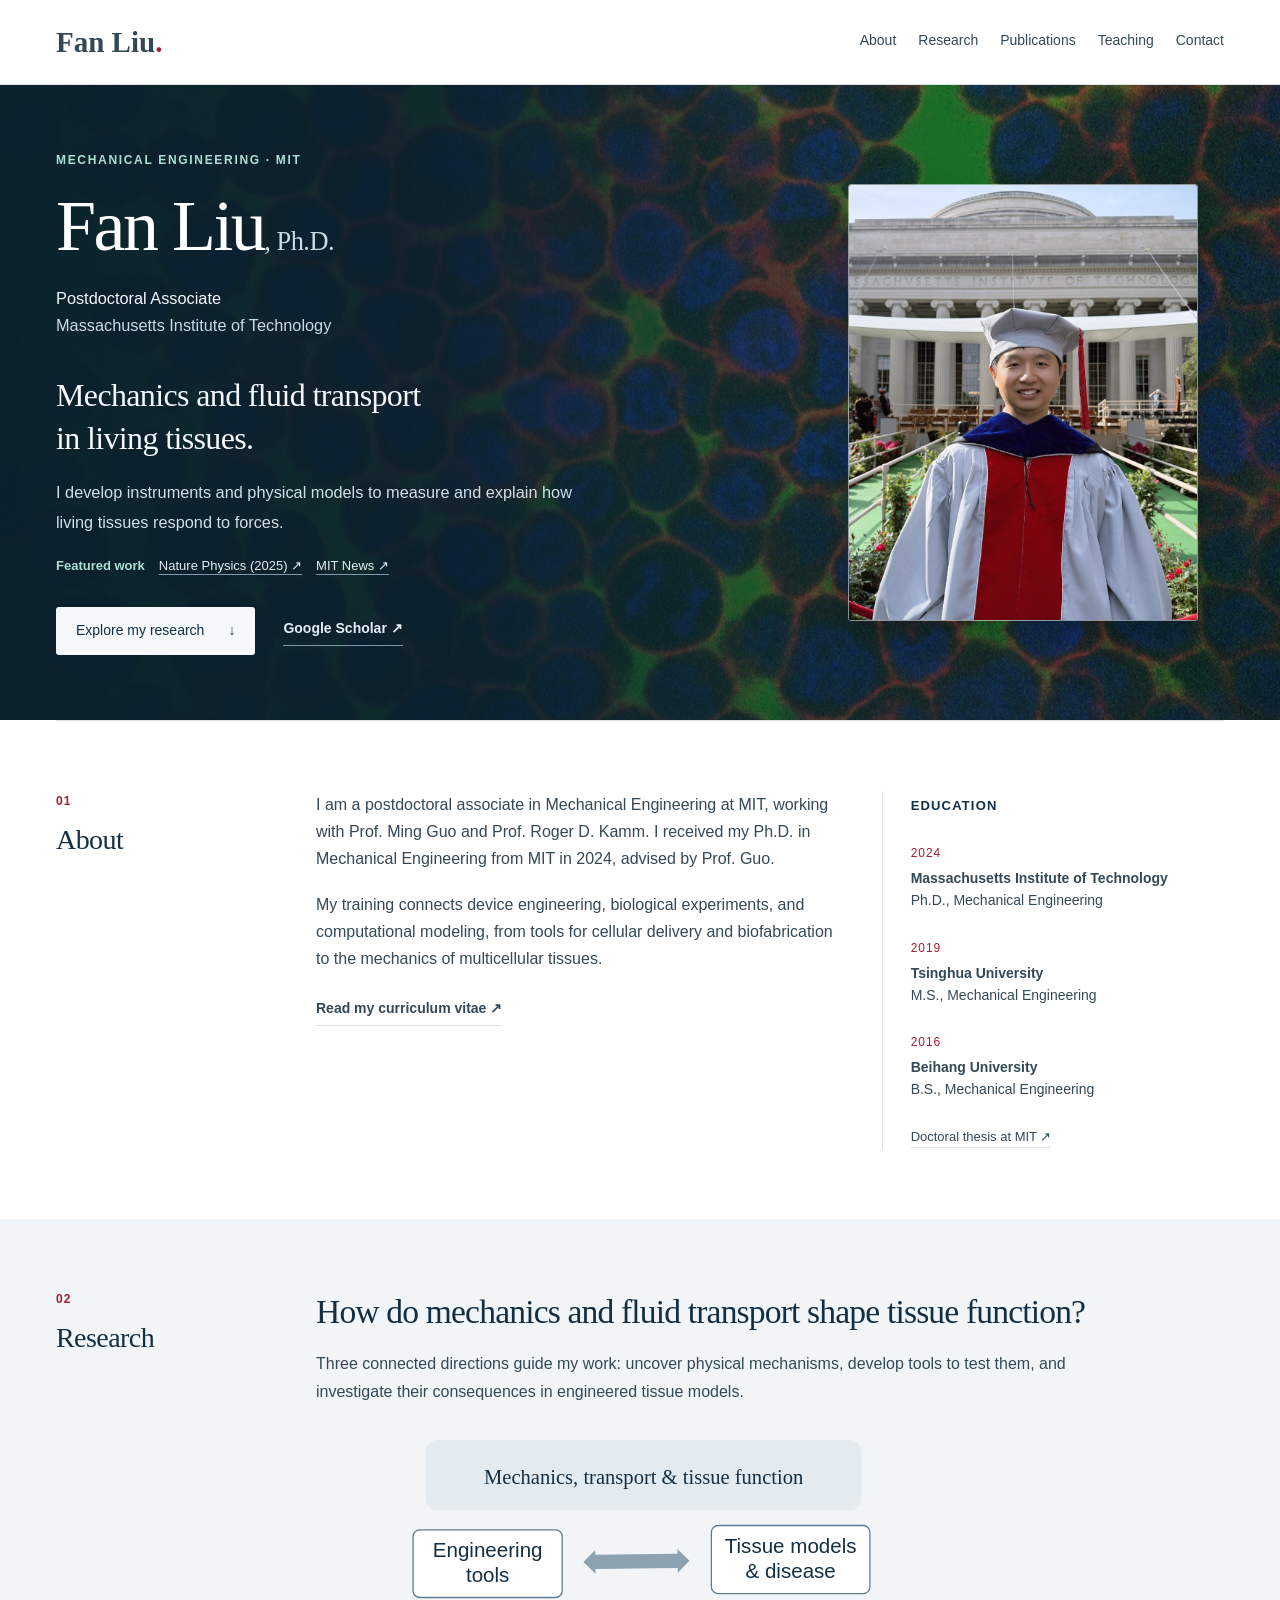
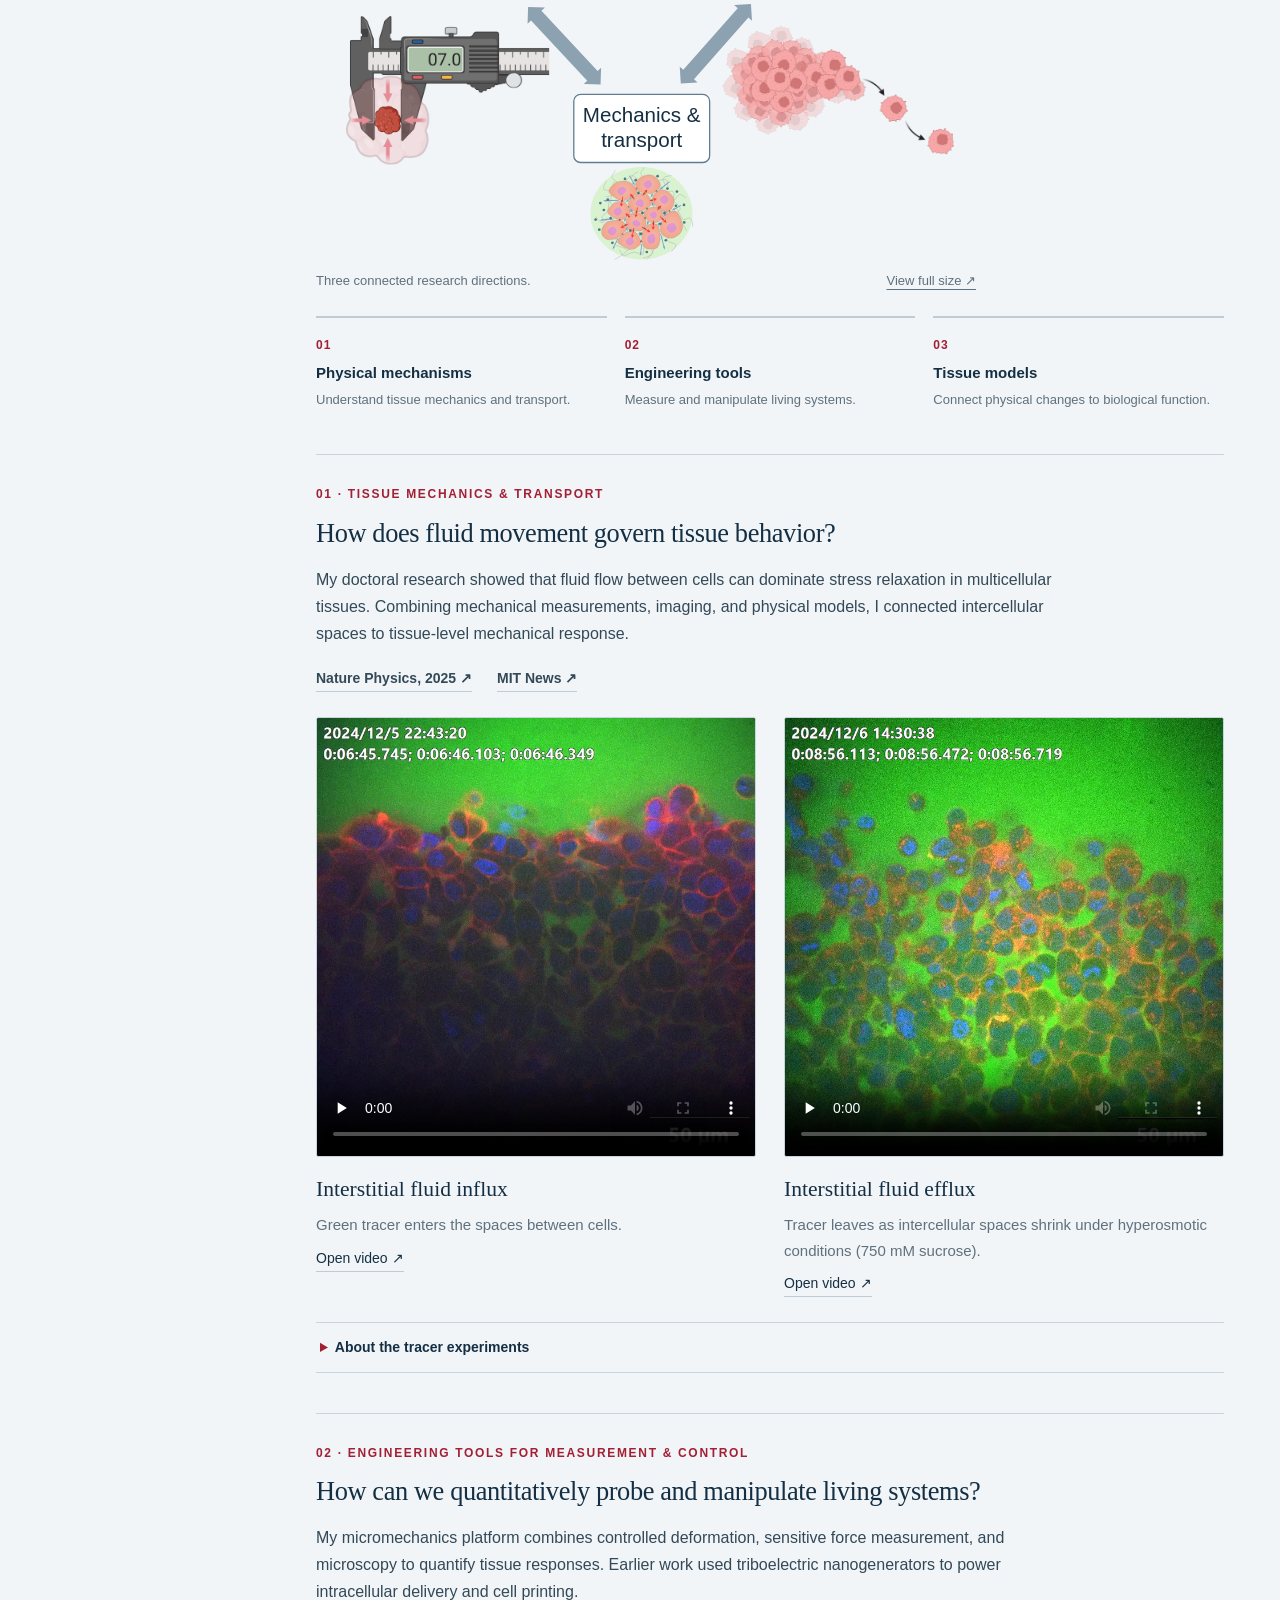
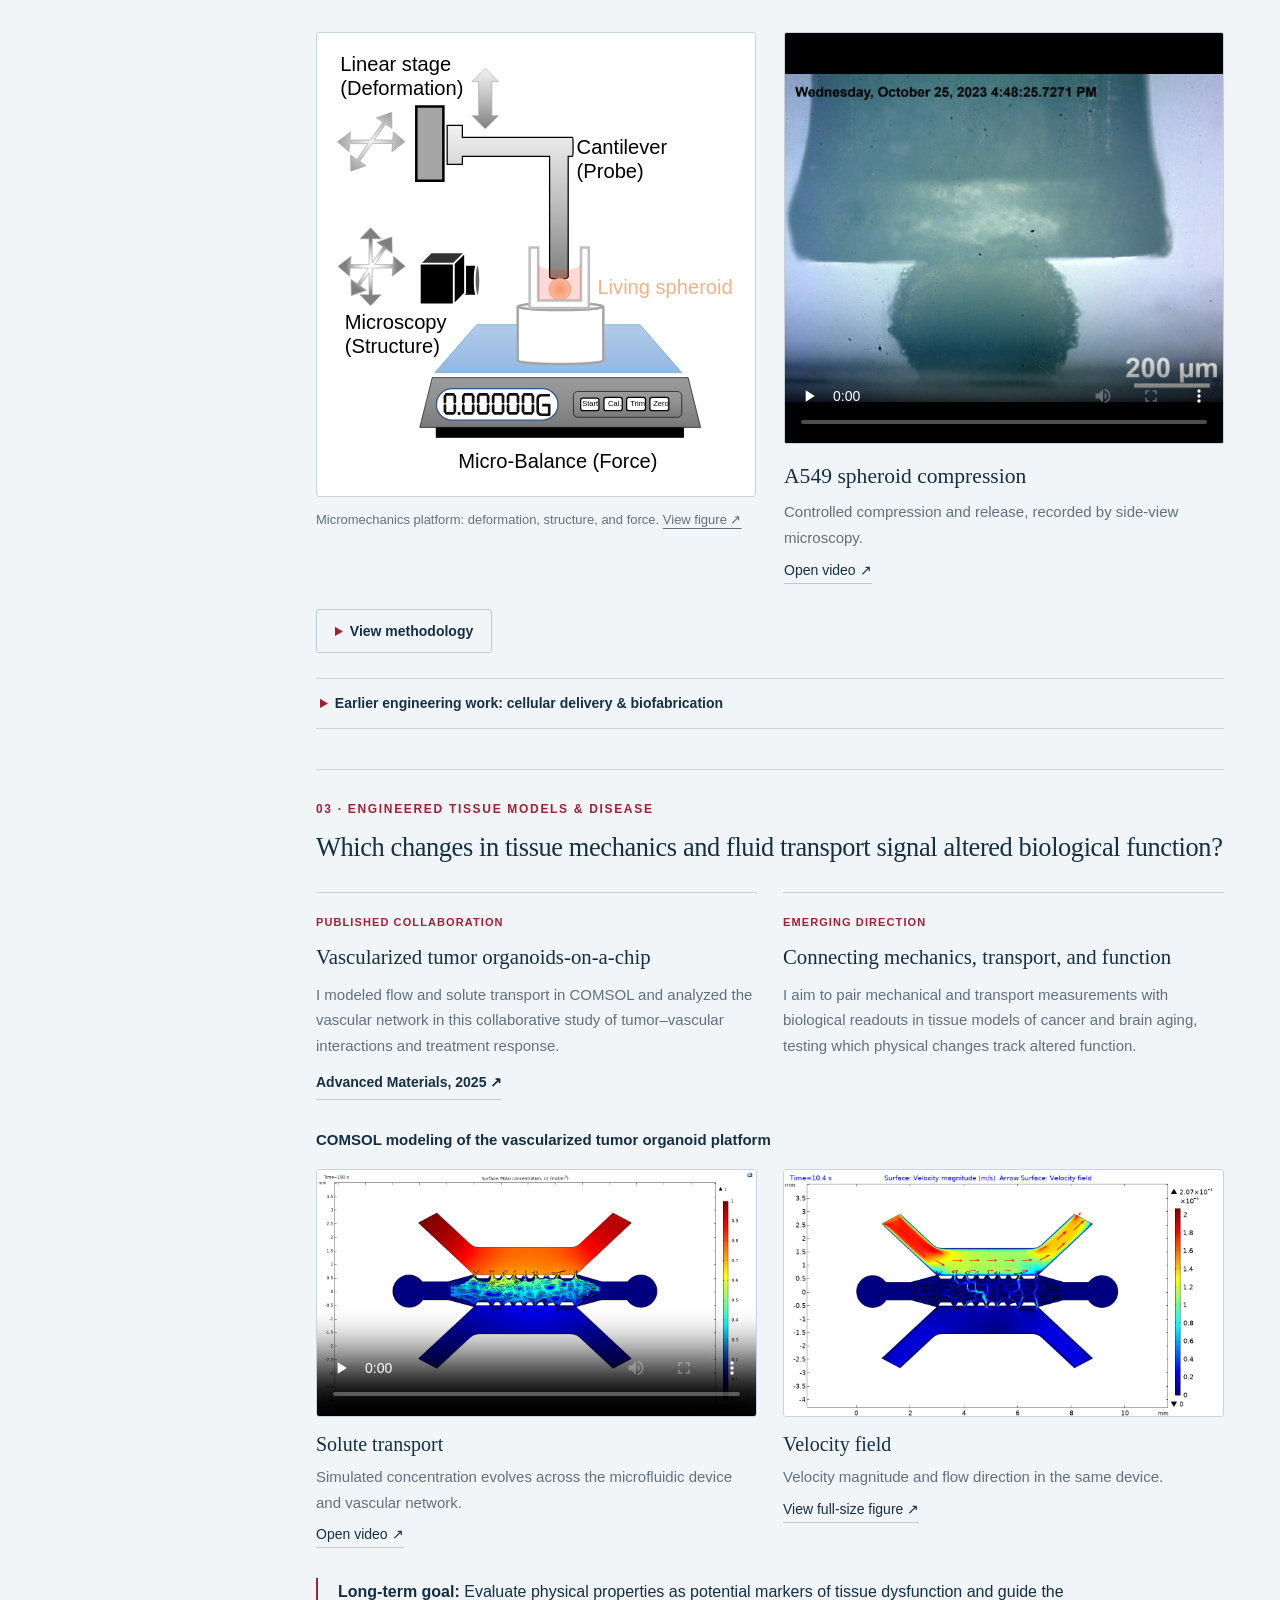
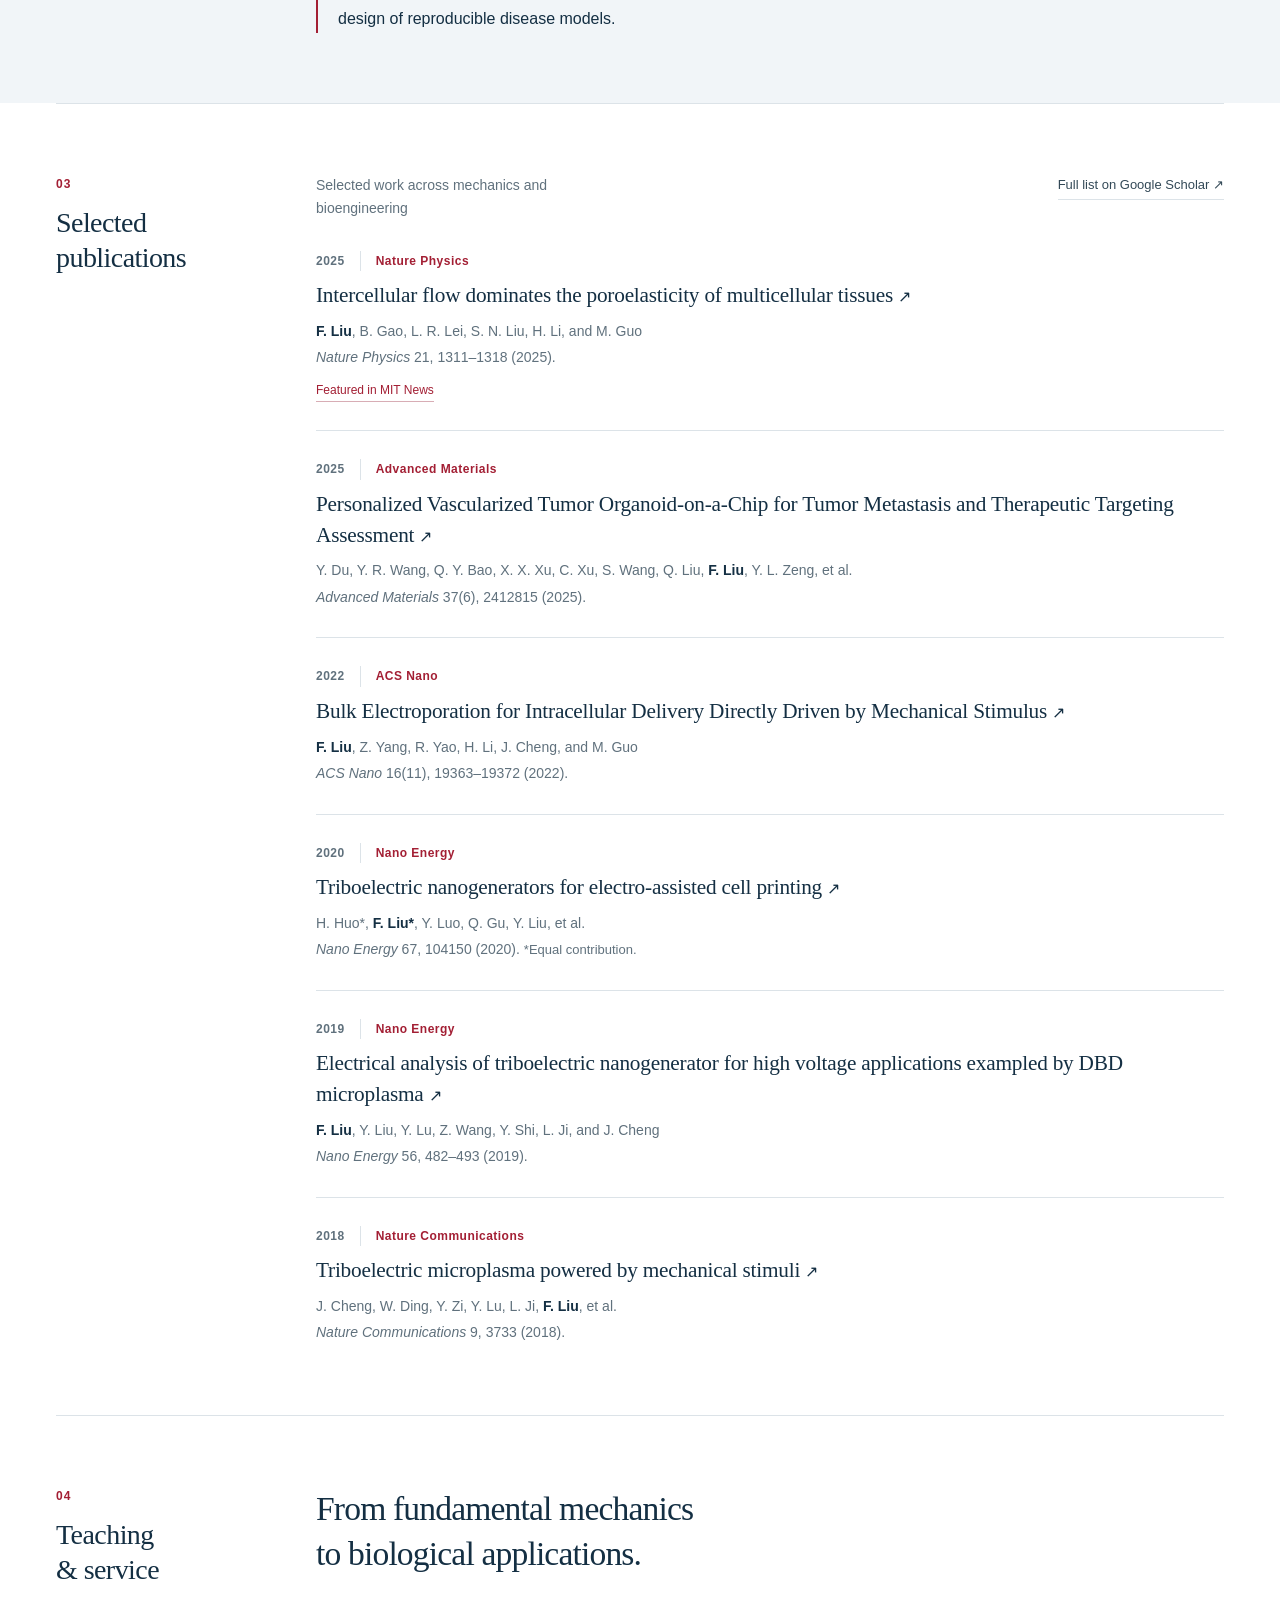
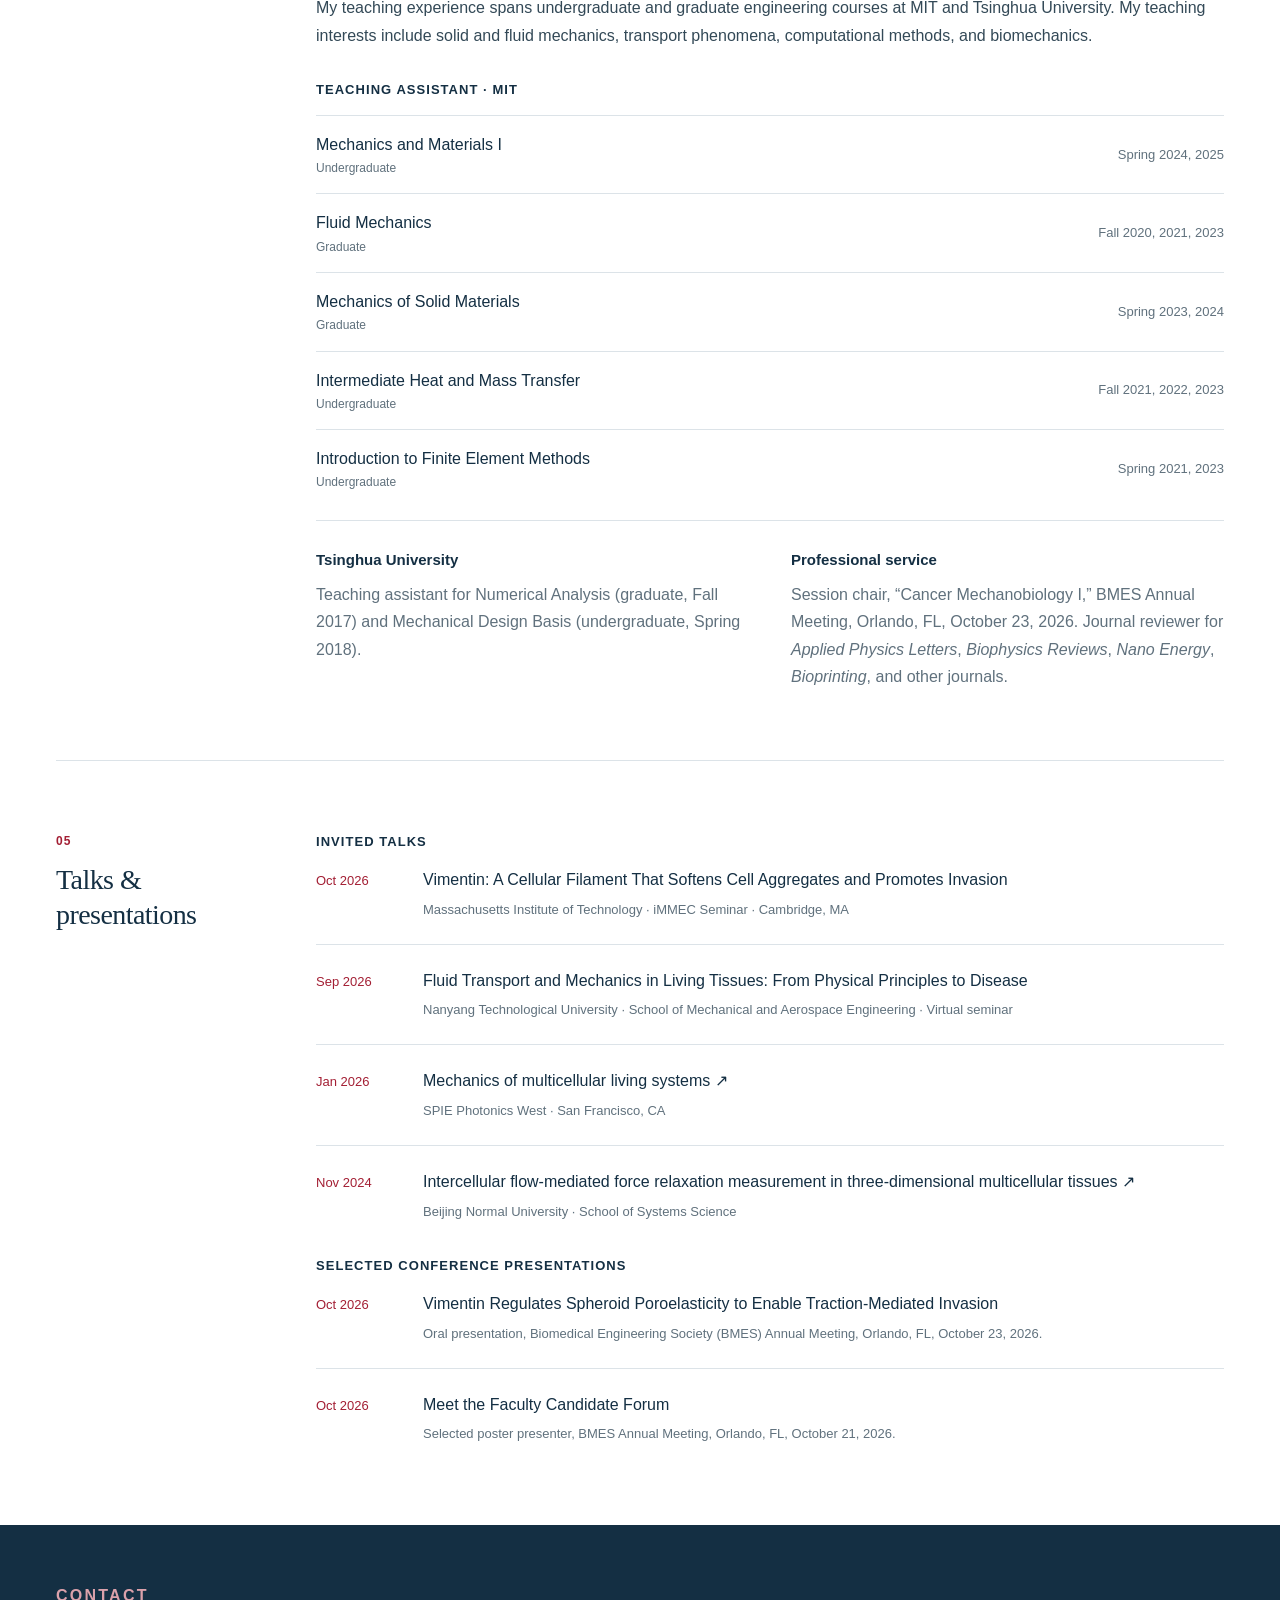
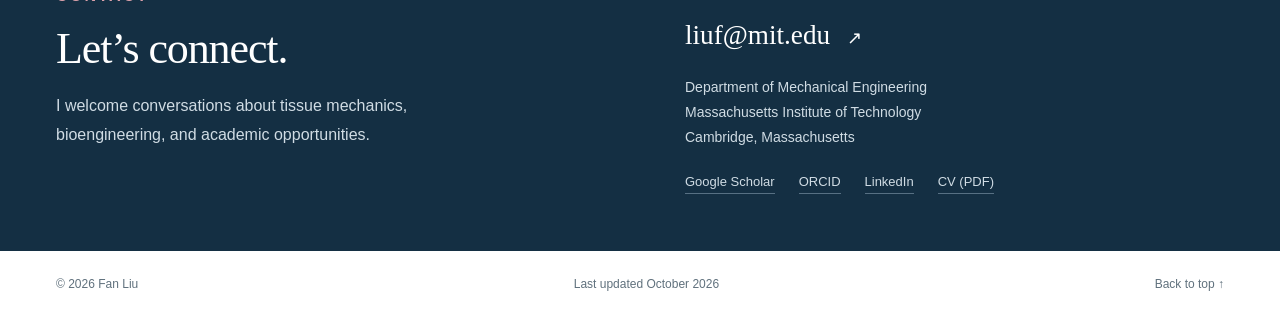
<file: long-page/index.html>
<!doctype html>
<html lang="en">
<head>
  <meta charset="utf-8">
  <meta name="viewport" content="width=device-width, initial-scale=1">
  <meta name="description" content="Fan Liu is an MIT postdoctoral researcher developing engineering tools, physical models, and tissue models to connect mechanics and fluid transport to biological function.">
  <link rel="canonical" href="https://liuf76.github.io/">
  <meta name="theme-color" content="#142f43">
  <title>Fan Liu | Tissue Mechanics &amp; Bioengineering</title>
  <link rel="icon" type="image/svg+xml" href="data:image/svg+xml,%3Csvg xmlns='http://www.w3.org/2000/svg' viewBox='0 0 64 64'%3E%3Crect width='64' height='64' rx='12' fill='%23142f43'/%3E%3Ctext x='32' y='43' text-anchor='middle' font-family='Georgia,serif' font-size='36' fill='white'%3EFL%3C/text%3E%3C/svg%3E">
  <link rel="stylesheet" href="styles.css?v=20261014-comsol">
  <script src="main.js?v=20260918-methodology" defer></script>
  <script data-goatcounter="https://fanliu.goatcounter.com/count" async src="https://gc.zgo.at/count.js"></script>
  <meta name="robots" content="noindex,follow">
</head>
<body>
  <a class="skip-link" href="#main">Skip to content</a>
  <header class="site-header">
    <div class="header-inner wrap">
      <a class="wordmark" href="#home" aria-label="Fan Liu, home">Fan Liu<span class="brand-dot">.</span></a>
      <button class="menu-toggle" aria-label="Open navigation" aria-expanded="false" aria-controls="primary-nav">Menu <span aria-hidden="true">☰</span></button>
      <nav id="primary-nav" aria-label="Main navigation">
        <a href="#about">About</a><a href="#research">Research</a><a href="#publications">Publications</a><a href="#teaching">Teaching</a><a href="#contact">Contact</a>
      </nav>
    </div>
  </header>
  <main id="main">
    <div class="hero-backdrop">
    <section id="home" class="hero wrap" aria-labelledby="hero-title">
      <div class="hero-copy">
        <p class="eyebrow">Mechanical engineering · MIT</p>
        <h1 id="hero-title">Fan Liu<span class="degree">, Ph.D.</span></h1>
        <p class="position">Postdoctoral Associate<br><span>Massachusetts Institute of Technology</span></p>
        <p class="hero-statement">Mechanics and fluid transport<br class="desktop-break"> in living tissues.</p>
        <p class="hero-intro">I develop instruments and physical models to measure and explain how living tissues respond to forces.</p>
        <p class="hero-highlight"><span>Featured work</span><a href="https://www.nature.com/articles/s41567-025-02947-0" target="_blank" rel="noopener">Nature Physics (2025) ↗</a><a href="https://news.mit.edu/2025/mit-engineers-uncover-surprising-reason-why-tissues-are-flexible-rigid-0620" target="_blank" rel="noopener">MIT News ↗</a></p>
        <div class="hero-links">
          <a class="button" href="#research">Explore my research <span aria-hidden="true">↓</span></a>
          <a class="text-link" href="https://scholar.google.com/citations?user=6DuzzI0AAAAJ&amp;hl=en" target="_blank" rel="noopener">Google Scholar <span aria-hidden="true">↗</span></a>
        </div>
      </div>
      <figure class="hero-portrait graduation-portrait">
        <img src="assets/fan-liu-graduation-hq.jpg?v=20260917-2951" width="1600" height="1200" alt="Fan Liu in doctoral regalia at MIT" fetchpriority="high" decoding="async">
      </figure>
    </section>
    </div>

    <section id="about" class="section wrap" aria-labelledby="about-title">
      <div class="section-label"><span class="section-number">01</span><h2 id="about-title">About</h2></div>
      <div class="about-grid section-content">
        <div class="prose">
          <p>I am a postdoctoral associate in Mechanical Engineering at MIT, working with Prof. Ming Guo and Prof. Roger D. Kamm. I received my Ph.D. in Mechanical Engineering from MIT in 2024, advised by Prof. Guo.</p>
          <p>My training connects device engineering, biological experiments, and computational modeling, from tools for cellular delivery and biofabrication to the mechanics of multicellular tissues.</p>
          <a class="text-link" href="assets/Fan_Liu_CV.pdf" target="_blank" rel="noopener">Read my curriculum vitae <span aria-hidden="true">↗</span><span class="sr-only"> (PDF, opens in new tab)</span></a>
        </div>
        <div class="education">
          <h3>Education</h3>
          <div><span class="edu-year">2024</span><p><strong>Massachusetts Institute of Technology</strong><br>Ph.D., Mechanical Engineering</p></div>
          <div><span class="edu-year">2019</span><p><strong>Tsinghua University</strong><br>M.S., Mechanical Engineering</p></div>
          <div><span class="edu-year">2016</span><p><strong>Beihang University</strong><br>B.S., Mechanical Engineering</p></div>
          <a class="small-link" href="https://hdl.handle.net/1721.1/164849" target="_blank" rel="noopener">Doctoral thesis at MIT <span aria-hidden="true">↗</span></a>
        </div>
      </div>
    </section>

    <section id="research" class="research-section" aria-labelledby="research-title">
      <div class="wrap section">
        <div class="section-label"><span class="section-number">02</span><h2 id="research-title">Research</h2></div>
        <div class="section-content">
          <p class="section-lead">How do mechanics and fluid transport shape tissue function?</p>
          <p class="research-goal">Three connected directions guide my work: uncover physical mechanisms, develop tools to test them, and investigate their consequences in engineered tissue models.</p>
          <figure class="research-overview">
            <a href="assets/research-overview.svg?v=20261014-illustrations" target="_blank" rel="noopener" aria-label="Open the full-size research overview schematic">
              <img src="assets/research-overview.svg?v=20261014-illustrations" width="1540" height="1022" loading="lazy" decoding="async" alt="Three connected research directions: engineering tools, mechanics and transport, and tissue models and disease. Bidirectional arrows show how these directions inform one another.">
            </a>
            <figcaption><span>Three connected research directions.</span><a href="assets/research-overview.svg?v=20261014-illustrations" target="_blank" rel="noopener">View full size ↗</a></figcaption>
          </figure>
          <ol class="research-map" aria-label="Three connected research directions">
            <li><a href="#tissue-mechanics"><span class="map-number">01</span><strong>Physical mechanisms</strong><span class="map-description">Understand tissue mechanics and transport.</span></a></li>
            <li><a href="#platform"><span class="map-number">02</span><strong>Engineering tools</strong><span class="map-description">Measure and manipulate living systems.</span></a></li>
            <li><a href="#tissue-models"><span class="map-number">03</span><strong>Tissue models</strong><span class="map-description">Connect physical changes to biological function.</span></a></li>
          </ol>

          <article id="tissue-mechanics" class="research-topic" aria-labelledby="mechanics-title">
            <p class="eyebrow">01 · Tissue mechanics &amp; transport</p>
            <h3 id="mechanics-title">How does fluid movement govern tissue behavior?</h3>
            <p>My doctoral research showed that fluid flow between cells can dominate stress relaxation in multicellular tissues. Combining mechanical measurements, imaging, and physical models, I connected intercellular spaces to tissue-level mechanical response.</p>
            <div class="inline-links"><a href="https://www.nature.com/articles/s41567-025-02947-0" target="_blank" rel="noopener">Nature Physics, 2025 ↗</a><a href="https://news.mit.edu/2025/mit-engineers-uncover-surprising-reason-why-tissues-are-flexible-rigid-0620" target="_blank" rel="noopener">MIT News ↗</a></div>
            <div class="flow-video-grid">
              <figure class="video-figure">
                <video controls playsinline preload="none" poster="assets/fluid-influx-poster.jpg" width="1024" height="1024" aria-label="Interstitial fluid influx" aria-describedby="influx-caption">
                  <source src="assets/fluid-influx.mp4?v=20260916-media" type="video/mp4">
                  Your browser does not support embedded video. <a href="assets/fluid-influx.mp4?v=20260916-media">Open the influx movie</a>.
                </video>
                <figcaption id="influx-caption"><h4>Interstitial fluid influx</h4><p>Green tracer enters the spaces between cells.</p><a href="assets/fluid-influx.mp4?v=20260916-media" target="_blank" rel="noopener">Open video <span class="sr-only">of interstitial fluid influx</span> ↗</a></figcaption>
              </figure>
              <figure class="video-figure">
                <video controls playsinline preload="none" poster="assets/fluid-efflux-poster.jpg" width="1024" height="1024" aria-label="Interstitial fluid efflux" aria-describedby="efflux-caption">
                  <source src="assets/fluid-efflux.mp4?v=20260916-media" type="video/mp4">
                  Your browser does not support embedded video. <a href="assets/fluid-efflux.mp4?v=20260916-media">Open the efflux movie</a>.
                </video>
                <figcaption id="efflux-caption"><h4>Interstitial fluid efflux</h4><p>Tracer leaves as intercellular spaces shrink under hyperosmotic conditions (750 mM sucrose).</p><a href="assets/fluid-efflux.mp4?v=20260916-media" target="_blank" rel="noopener">Open video <span class="sr-only">of interstitial fluid efflux</span> ↗</a></figcaption>
              </figure>
            </div>
            <details class="research-details">
              <summary>About the tracer experiments</summary>
              <div class="details-body">
                <p class="movie-note">Green: fluid tracer (FD4); red: cell membranes; blue: nuclei. These complementary tracer experiments visualize intercellular transport. The efflux movie uses an osmotic perturbation, rather than mechanical compression. <a href="https://media.springernature.com/original/springer-static/esm/art%3A10.1038%2Fs41567-025-02947-0/MediaObjects/41567_2025_2947_MOESM1_ESM.pdf" target="_blank" rel="noopener">Supplementary Fig. 9</a>.</p>
              </div>
            </details>
          </article>

          <article id="platform" class="research-topic" aria-labelledby="engineering-title">
            <p class="eyebrow">02 · Engineering tools for measurement &amp; control</p>
            <h3 id="engineering-title">How can we quantitatively probe and manipulate living systems?</h3>
            <p>My micromechanics platform combines controlled deformation, sensitive force measurement, and microscopy to quantify tissue responses. Earlier work used triboelectric nanogenerators to power intracellular delivery and cell printing.</p>
            <div class="platform-media-grid">
              <figure class="supplied-platform">
                <img src="assets/Platform.svg?v=20260918-vector-readout-v2" width="364" height="385" loading="lazy" alt="A linear stage drives a cantilever probe onto a living spheroid. Microscopy records structure, and a microbalance below the sample measures force.">
                <figcaption>Micromechanics platform: deformation, structure, and force. <a href="assets/Platform.svg?v=20260918-vector-readout-v2" target="_blank" rel="noopener">View figure ↗</a></figcaption>
              </figure>
          <figure class="video-figure compression-video">
            <video controls playsinline preload="none" poster="assets/a549-compression-poster.jpg" width="1024" height="960" aria-label="A549 spheroid compression" aria-describedby="compression-caption">
              <source src="assets/a549-compression.mp4?v=20260916-media" type="video/mp4">
              Your browser does not support embedded video. <a href="assets/a549-compression.mp4?v=20260916-media">Open the compression movie</a>.
            </video>
            <figcaption id="compression-caption"><h4>A549 spheroid compression</h4><p>Controlled compression and release, recorded by side-view microscopy.</p><a href="assets/a549-compression.mp4?v=20260916-media" target="_blank" rel="noopener">Open video <span class="sr-only">of A549 spheroid compression</span> ↗</a></figcaption>
          </figure>
            </div>
            <details id="methodology" class="research-details methodology-details">
              <summary>View methodology</summary>
              <div class="details-body">
                <figure class="platform-protocol">
                  <video controls playsinline preload="none" poster="assets/platform-compression-poster.jpg" width="1920" height="1080" aria-label="Micromechanics methodology animation">
                    <source src="assets/platform_compression.mp4" type="video/mp4">
                    Your browser does not support embedded video. <a href="assets/platform_compression.mp4">Open the methodology animation</a>.
                  </video>
                  <figcaption><a href="assets/platform_compression.mp4" target="_blank" rel="noopener">Open animation ↗</a></figcaption>
                </figure>
              </div>
            </details>

            <details id="cellular-delivery" class="research-details">
              <summary>Earlier engineering work: cellular delivery &amp; biofabrication</summary>
              <div id="delivery-title" class="details-body">
            <p>During my master’s and doctoral research, I used triboelectric nanogenerators to convert mechanical motion into electrical stimulation. This enabled bulk electroporation for intracellular cargo delivery and electro-assisted printing of cell-laden hydrogel microspheres. These projects established my approach to developing physical tools for biological manipulation.</p>
            <div class="delivery-grid">
              <figure class="delivery-figure">
                <div class="delivery-image"><img src="assets/teng-intracellular-delivery.svg" width="731" height="582" loading="lazy" alt="A rotary triboelectric nanogenerator powers electroporation for delivery of fluorescent dextran into cells."></div>
                <figcaption><h4>Intracellular delivery</h4><p>Mechanical stimulation powers electroporation to introduce molecular cargo into cells.</p><a href="https://doi.org/10.1021/acsnano.2c08945" target="_blank" rel="noopener">ACS Nano, 2022 ↗</a></figcaption>
              </figure>
              <figure class="delivery-figure">
                <div class="delivery-image"><img src="assets/teng-cell-printing.webp" width="1600" height="879" loading="lazy" alt="A triboelectric cell-printing unit produces hydrogel microspheres, with proposed applications in cell transplantation and controlled drug release."></div>
                <figcaption><h4>Cell printing</h4><p>Mechanical motion drives electro-assisted production of cell-laden hydrogel microspheres, with potential applications in transplantation and drug delivery.</p><a href="https://doi.org/10.1016/j.nanoen.2019.104150" target="_blank" rel="noopener">Nano Energy, 2020 ↗</a></figcaption>
              </figure>
            </div>
              </div>
            </details>
          </article>

          <article id="tissue-models" class="research-topic" aria-labelledby="models-title">
            <p class="eyebrow">03 · Engineered tissue models &amp; disease</p>
            <h3 id="models-title">Which changes in tissue mechanics and fluid transport signal altered biological function?</h3>
            <div class="research-context-grid">
              <div class="research-context">
                <p class="eyebrow">Published collaboration</p>
                <h4>Vascularized tumor organoids-on-a-chip</h4>
                <p>I modeled flow and solute transport in COMSOL and analyzed the vascular network in this collaborative study of tumor–vascular interactions and treatment response.</p>
                <a class="text-link" href="https://doi.org/10.1002/adma.202412815" target="_blank" rel="noopener">Advanced Materials, 2025 ↗</a>
              </div>
              <div class="research-context">
                <p class="eyebrow">Emerging direction</p>
                <h4>Connecting mechanics, transport, and function</h4>
                <p>I aim to pair mechanical and transport measurements with biological readouts in tissue models of cancer and brain aging, testing which physical changes track altered function.</p>
              </div>
            </div>
            <div id="comsol-simulations" class="simulation-showcase" role="group" aria-labelledby="simulation-title">
              <h4 id="simulation-title">COMSOL modeling of the vascularized tumor organoid platform</h4>
              <div class="simulation-media-grid">
                <figure class="simulation-figure">
                  <video controls playsinline preload="none" poster="assets/comsol-concentration-poster.png" width="1280" height="720" aria-label="COMSOL solute transport simulation" aria-describedby="simulation-transport-caption">
                    <source src="assets/comsol-solute-transport.mp4" type="video/mp4">
                    Your browser does not support embedded video. <a href="assets/comsol-solute-transport.mp4">Open the solute transport simulation</a>.
                  </video>
                  <figcaption id="simulation-transport-caption"><h5>Solute transport</h5><p>Simulated concentration evolves across the microfluidic device and vascular network.</p><a href="assets/comsol-solute-transport.mp4" target="_blank" rel="noopener">Open video <span class="sr-only">of simulated solute transport</span> ↗</a></figcaption>
                </figure>
                <figure class="simulation-figure">
                  <a class="simulation-image" href="assets/comsol-velocity.png" target="_blank" rel="noopener" aria-label="Open the full-size COMSOL velocity field figure">
                    <img src="assets/comsol-velocity.png" width="1280" height="720" loading="lazy" decoding="async" alt="COMSOL velocity map of the microfluidic device, with a color scale in meters per second and arrows showing flow direction.">
                  </a>
                  <figcaption><h5>Velocity field</h5><p>Velocity magnitude and flow direction in the same device.</p><a href="assets/comsol-velocity.png" target="_blank" rel="noopener">View full-size figure <span class="sr-only">of the simulated velocity field</span> ↗</a></figcaption>
                </figure>
              </div>
            </div>
            <p class="research-horizon"><strong>Long-term goal:</strong> Evaluate physical properties as potential markers of tissue dysfunction and guide the design of reproducible disease models.</p>
          </article>
        </div>
      </div>
    </section>

    <section id="publications" class="section wrap" aria-labelledby="publications-title">
      <div class="section-label"><span class="section-number">03</span><h2 id="publications-title">Selected<br class="desktop-break"> publications</h2></div>
      <div class="section-content">
        <div class="section-topline"><p>Selected work across mechanics and bioengineering</p><a class="small-link" href="https://scholar.google.com/citations?user=6DuzzI0AAAAJ&amp;hl=en" target="_blank" rel="noopener">Full list on Google Scholar <span aria-hidden="true">↗</span></a></div>
        <ol class="publication-list">
          <li><div class="pub-meta"><span>2025</span><span>Nature Physics</span></div><h3><a href="https://doi.org/10.1038/s41567-025-02947-0" target="_blank" rel="noopener">Intercellular flow dominates the poroelasticity of multicellular tissues <span aria-hidden="true">↗</span></a></h3><p class="authors"><strong>F. Liu</strong>, B. Gao, L. R. Lei, S. N. Liu, H. Li, and M. Guo</p><p class="citation"><em>Nature Physics</em> 21, 1311–1318 (2025).</p><a class="press-link" href="https://news.mit.edu/2025/mit-engineers-uncover-surprising-reason-why-tissues-are-flexible-rigid-0620" target="_blank" rel="noopener">Featured in MIT News</a></li>
          <li><div class="pub-meta"><span>2025</span><span>Advanced Materials</span></div><h3><a href="https://doi.org/10.1002/adma.202412815" target="_blank" rel="noopener">Personalized Vascularized Tumor Organoid-on-a-Chip for Tumor Metastasis and Therapeutic Targeting Assessment <span aria-hidden="true">↗</span></a></h3><p class="authors">Y. Du, Y. R. Wang, Q. Y. Bao, X. X. Xu, C. Xu, S. Wang, Q. Liu, <strong>F. Liu</strong>, Y. L. Zeng, et al.</p><p class="citation"><em>Advanced Materials</em> 37(6), 2412815 (2025).</p></li>
          <li><div class="pub-meta"><span>2022</span><span>ACS Nano</span></div><h3><a href="https://doi.org/10.1021/acsnano.2c08945" target="_blank" rel="noopener">Bulk Electroporation for Intracellular Delivery Directly Driven by Mechanical Stimulus <span aria-hidden="true">↗</span></a></h3><p class="authors"><strong>F. Liu</strong>, Z. Yang, R. Yao, H. Li, J. Cheng, and M. Guo</p><p class="citation"><em>ACS Nano</em> 16(11), 19363–19372 (2022).</p></li>
          <li><div class="pub-meta"><span>2020</span><span>Nano Energy</span></div><h3><a href="https://doi.org/10.1016/j.nanoen.2019.104150" target="_blank" rel="noopener">Triboelectric nanogenerators for electro-assisted cell printing <span aria-hidden="true">↗</span></a></h3><p class="authors">H. Huo*, <strong>F. Liu*</strong>, Y. Luo, Q. Gu, Y. Liu, et al.</p><p class="citation"><em>Nano Energy</em> 67, 104150 (2020). <span>*Equal contribution.</span></p></li>
          <li><div class="pub-meta"><span>2019</span><span>Nano Energy</span></div><h3><a href="https://doi.org/10.1016/j.nanoen.2018.11.064" target="_blank" rel="noopener">Electrical analysis of triboelectric nanogenerator for high voltage applications exampled by DBD microplasma <span aria-hidden="true">↗</span></a></h3><p class="authors"><strong>F. Liu</strong>, Y. Liu, Y. Lu, Z. Wang, Y. Shi, L. Ji, and J. Cheng</p><p class="citation"><em>Nano Energy</em> 56, 482–493 (2019).</p></li>
          <li><div class="pub-meta"><span>2018</span><span>Nature Communications</span></div><h3><a href="https://doi.org/10.1038/s41467-018-06198-x" target="_blank" rel="noopener">Triboelectric microplasma powered by mechanical stimuli <span aria-hidden="true">↗</span></a></h3><p class="authors">J. Cheng, W. Ding, Y. Zi, Y. Lu, L. Ji, <strong>F. Liu</strong>, et al.</p><p class="citation"><em>Nature Communications</em> 9, 3733 (2018).</p></li>
        </ol>
      </div>
    </section>

    <section id="teaching" class="section wrap" aria-labelledby="teaching-title">
      <div class="section-label"><span class="section-number">04</span><h2 id="teaching-title">Teaching<br class="desktop-break"> &amp; service</h2></div>
      <div class="section-content">
        <p class="section-lead compact">From fundamental mechanics<br class="desktop-break"> to biological applications.</p>
        <p class="teaching-intro">My teaching experience spans undergraduate and graduate engineering courses at MIT and Tsinghua University. My teaching interests include solid and fluid mechanics, transport phenomena, computational methods, and biomechanics.</p>
        <h3 class="table-title">Teaching assistant · MIT</h3>
        <div class="course-list">
          <div><p>Mechanics and Materials I <span>Undergraduate</span></p><span>Spring 2024, 2025</span></div>
          <div><p>Fluid Mechanics <span>Graduate</span></p><span>Fall 2020, 2021, 2023</span></div>
          <div><p>Mechanics of Solid Materials <span>Graduate</span></p><span>Spring 2023, 2024</span></div>
          <div><p>Intermediate Heat and Mass Transfer <span>Undergraduate</span></p><span>Fall 2021, 2022, 2023</span></div>
          <div><p>Introduction to Finite Element Methods <span>Undergraduate</span></p><span>Spring 2021, 2023</span></div>
        </div>
        <div class="teaching-bottom"><div><h3>Tsinghua University</h3><p>Teaching assistant for Numerical Analysis (graduate, Fall 2017) and Mechanical Design Basis (undergraduate, Spring 2018).</p></div><div><h3>Professional service</h3><p>Session chair, “Cancer Mechanobiology I,” BMES Annual Meeting, Orlando, FL, October 23, 2026. Journal reviewer for <em>Applied Physics Letters</em>, <em>Biophysics Reviews</em>, <em>Nano Energy</em>, <em>Bioprinting</em>, and other journals.</p></div></div>
      </div>
    </section>

    <section id="talks" class="section wrap" aria-labelledby="talks-title">
      <div class="section-label"><span class="section-number">05</span><h2 id="talks-title">Talks &amp;<br class="desktop-break"> presentations</h2></div>
      <div class="section-content">
          <section id="invited-talks" aria-labelledby="invited-talks-title">
            <h3 id="invited-talks-title" class="table-title">Invited talks</h3>
            <div class="talks-list">
        <article><time datetime="2026-10-06">Oct 2026</time><div><h3>Vimentin: A Cellular Filament That Softens Cell Aggregates and Promotes Invasion</h3><p>Massachusetts Institute of Technology · iMMEC Seminar · Cambridge, MA</p></div></article>
        <article><time datetime="2026-09-07">Sep 2026</time><div><h3>Fluid Transport and Mechanics in Living Tissues: From Physical Principles to Disease</h3><p>Nanyang Technological University · School of Mechanical and Aerospace Engineering · Virtual seminar</p></div></article>
        <article><time datetime="2026-01-17">Jan 2026</time><div><h3><a href="https://doi.org/10.1117/12.3084316" target="_blank" rel="noopener">Mechanics of multicellular living systems <span aria-hidden="true">↗</span></a></h3><p>SPIE Photonics West · San Francisco, CA</p></div></article>
        <article><time datetime="2024-11-14">Nov 2024</time><div><h3><a href="https://sss.bnu.edu.cn/sxwzx/sxwdt/fa7763a509af464a88bd7ddfe080a555.htm" target="_blank" rel="noopener">Intercellular flow-mediated force relaxation measurement in three-dimensional multicellular tissues <span aria-hidden="true">↗</span></a></h3><p>Beijing Normal University · School of Systems Science</p></div></article>
            </div>
          </section>
          <section id="conference-presentations" aria-labelledby="conference-presentations-title" style="margin-top:32px">
            <h3 id="conference-presentations-title" class="table-title">Selected conference presentations</h3>
            <div class="talks-list">
              <article><time datetime="2026-10-23">Oct 2026</time><div><h3>Vimentin Regulates Spheroid Poroelasticity to Enable Traction-Mediated Invasion</h3><p>Oral presentation, Biomedical Engineering Society (BMES) Annual Meeting, Orlando, FL, October 23, 2026.</p></div></article>
              <article><time datetime="2026-10-21">Oct 2026</time><div><h3>Meet the Faculty Candidate Forum</h3><p>Selected poster presenter, BMES Annual Meeting, Orlando, FL, October 21, 2026.</p></div></article>
            </div>
          </section>
      </div>
    </section>

    <section id="contact" class="contact-section" aria-labelledby="contact-title">
      <div class="wrap contact-inner"><div><p class="eyebrow">Contact</p><h2 id="contact-title">Let’s connect.</h2><p>I welcome conversations about tissue mechanics,<br class="desktop-break"> bioengineering, and academic opportunities.</p></div><div class="contact-details"><a class="email" href="mailto:liuf@mit.edu">liuf@mit.edu <span aria-hidden="true">↗</span></a><p>Department of Mechanical Engineering<br>Massachusetts Institute of Technology<br>Cambridge, Massachusetts</p><div class="contact-links"><a href="https://scholar.google.com/citations?user=6DuzzI0AAAAJ&amp;hl=en" target="_blank" rel="noopener">Google Scholar</a><a href="https://orcid.org/0000-0001-6586-3307" target="_blank" rel="noopener">ORCID</a><a href="https://www.linkedin.com/in/fan-liu-7754ab180/" target="_blank" rel="noopener">LinkedIn</a><a href="assets/Fan_Liu_CV.pdf" target="_blank" rel="noopener">CV (PDF)</a></div></div></div>
    </section>
  </main>
  <footer class="wrap"><p>© 2026 Fan Liu</p><p>Last updated October 2026</p><a href="#home">Back to top ↑</a></footer>
</body>
</html>
</file>
<file: long-page/styles.css>
:root{--ink:#142f43;--text:#334957;--muted:#60717d;--accent:#a31f34;--line:#dce3e8;--surface:#f1f5f8;--white:#fff;--sans:Inter,-apple-system,BlinkMacSystemFont,"Segoe UI",Arial,sans-serif;--serif:Georgia,"Times New Roman",serif}
*{box-sizing:border-box}html{scroll-behavior:smooth;scroll-padding-top:100px}body{margin:0;background:var(--white);color:var(--text);font-family:var(--sans);font-size:16px;line-height:1.7;-webkit-font-smoothing:antialiased}a{color:inherit;text-decoration-thickness:1px;text-underline-offset:4px}a:hover{color:var(--accent)}a:focus-visible,button:focus-visible{outline:3px solid #ba4355;outline-offset:5px}button{font:inherit}h1,h2,h3,p{margin:0}h1,h2,h3{color:var(--ink)}.wrap{width:min(1180px,calc(100% - 112px));margin-inline:auto}.site-header{position:sticky;top:0;z-index:20;background:rgba(255,255,255,.97);border-bottom:1px solid var(--line)}.header-inner{height:84px;display:flex;justify-content:space-between;align-items:center;gap:24px}.wordmark{font-family:var(--serif);font-size:29px;line-height:1;text-decoration:none;font-weight:700;white-space:nowrap}.brand-dot{color:var(--accent)}nav{display:flex;gap:29px;align-items:center}nav a{font-size:.875rem;font-weight:500;text-decoration:none;padding:7px 0;border-bottom:2px solid transparent}nav a[aria-current="location"]{color:var(--accent);border-bottom-color:var(--accent)}nav a.nav-cv{padding:7px 17px;border:1px solid var(--line);border-radius:3px;color:var(--ink)}.menu-toggle{display:none}.hero{display:grid;grid-template-columns:1.45fr .75fr;gap:88px;align-items:center;padding-block:86px 88px}.eyebrow{text-transform:uppercase;font-size:.75rem;letter-spacing:.14em;font-weight:650;color:var(--accent);line-height:1.7}.hero h1{font-family:var(--serif);font-size:4.5rem;font-weight:400;line-height:1.17;letter-spacing:-.035em;margin-top:14px}.degree{font-size:1.65rem;letter-spacing:-.02em;color:var(--muted)}.position{font-size:1.02rem;line-height:1.7;margin-top:16px;color:var(--ink);font-weight:500}.position span{font-weight:400;color:var(--muted)}.hero-statement{font-family:var(--serif);font-size:2rem;line-height:1.35;color:var(--ink);margin-top:34px;letter-spacing:-.02em}.hero-intro{font-size:1.02rem;line-height:1.8;max-width:540px;margin-top:18px;color:var(--muted)}.hero-links{display:flex;align-items:center;gap:28px;flex-wrap:wrap;margin-top:30px}.button{display:inline-flex;gap:24px;align-items:center;background:var(--ink);color:white;padding:12px 20px;border-radius:3px;font-size:.875rem;text-decoration:none;font-weight:500}.button:hover{color:white;background:#274d67}.text-link{font-size:.875rem;font-weight:600;text-decoration:none;border-bottom:1px solid var(--line);padding-bottom:4px}.hero-aside{padding:36px;background:var(--surface);border-top:3px solid var(--accent);align-self:center}.research-question{font-family:var(--serif);font-size:2rem;line-height:1.4;color:var(--ink);margin-block:22px}.aside-caption{font-size:.875rem;color:var(--muted)}.section{padding-block:70px;display:grid;grid-template-columns:200px 1fr;gap:60px;border-top:1px solid var(--line)}.section-label{display:flex;flex-direction:column;gap:11px;align-items:flex-start}.section-number{font-size:.75rem;letter-spacing:.1em;color:var(--accent);font-weight:600}.section-label h2{font-family:var(--serif);font-size:1.75rem;font-weight:400;line-height:1.25;letter-spacing:-.02em}.section-content{min-width:0}.about-grid{display:grid;grid-template-columns:1.3fr .85fr;gap:42px}.prose p{margin-bottom:18px}.prose p a{color:var(--ink)}.prose .text-link{display:inline-block;margin-top:7px}.education{border-left:1px solid var(--line);padding-left:28px}.education h3{font-size:.8125rem;text-transform:uppercase;letter-spacing:.09em;margin:4px 0 21px}.education>div{margin-bottom:21px}.edu-year{color:var(--accent);font-size:.75rem;letter-spacing:.08em}.education p{font-size:.875rem;line-height:1.55;margin-top:3px}.education strong{font-weight:600}.small-link{font-size:.8125rem;text-decoration:none;border-bottom:1px solid var(--line);padding-bottom:3px}.research-section{background:var(--surface)}.research-section .section{border-top:0}.section-lead{font-family:var(--serif);font-size:2.1rem;line-height:1.35;color:var(--ink);letter-spacing:-.025em;margin-bottom:38px}.featured-research{border-top:1px solid #c8d4dd;padding-top:28px}.featured-research h3{font-size:1.55rem;line-height:1.4;font-family:var(--serif);font-weight:400;margin:11px 0 14px}.featured-research p:not(.eyebrow){max-width:700px}.inline-links{display:flex;gap:25px;flex-wrap:wrap;margin-top:20px}.inline-links a{font-size:.875rem;font-weight:600;text-decoration:none;border-bottom:1px solid #bfccd5}.research-directions{display:grid;grid-template-columns:1fr 1fr;gap:44px;margin-top:38px;padding-top:28px;border-top:1px solid #c8d4dd}.topic-label{font-size:.75rem;text-transform:uppercase;letter-spacing:.12em;font-weight:650;color:var(--accent)}.research-directions h3{font-size:1.4rem;font-family:var(--serif);font-weight:400;line-height:1.4;margin:11px 0 12px}.research-directions p{font-size:1rem}.section-topline{display:flex;justify-content:space-between;align-items:start;gap:20px;margin-bottom:15px}.section-topline>p{font-size:.875rem;color:var(--muted);max-width:285px}.section-topline>a{white-space:nowrap}.publication-list{list-style:none;margin:0;padding:0}.publication-list li{border-bottom:1px solid var(--line);padding:28px 0}.publication-list li:first-child{padding-top:15px}.publication-list li:last-child{border-bottom:0;padding-bottom:0}.pub-meta{display:flex;gap:15px;font-size:.75rem;font-weight:650;letter-spacing:.04em;color:var(--accent);margin-bottom:9px}.pub-meta span:first-child{color:var(--muted);border-right:1px solid var(--line);padding-right:15px}.publication-list h3{font-family:var(--serif);font-weight:400;font-size:1.33rem;line-height:1.45;letter-spacing:-.01em}.publication-list h3 a{text-decoration:none}.publication-list h3 a span{font-family:var(--sans);font-size:1rem;font-weight:400;white-space:nowrap}.authors{font-size:.875rem;line-height:1.65;margin-top:9px;color:var(--muted)}.authors strong{color:var(--ink);font-weight:600}.citation{font-size:.875rem;color:var(--muted);margin-top:3px}.citation span{font-size:.8125rem}.press-link{display:inline-block;margin-top:10px;font-size:.75rem;color:var(--accent);text-decoration:none;border-bottom:1px solid #d8adb5}.compact{margin-bottom:18px}.teaching-intro{margin-bottom:30px}.table-title{font-size:.8125rem;text-transform:uppercase;letter-spacing:.08em;margin-bottom:14px}.course-list>div{display:flex;align-items:center;justify-content:space-between;gap:22px;padding:15px 0;border-top:1px solid var(--line)}.course-list>div>p{font-size:1rem;color:var(--ink)}.course-list p span{display:block;font-size:.75rem;color:var(--muted)}.course-list>div>span{font-size:.8125rem;color:var(--muted);text-align:right}.teaching-bottom{display:grid;grid-template-columns:1fr 1fr;gap:42px;border-top:1px solid var(--line);padding-top:26px;margin-top:12px}.teaching-bottom h3{font-size:.9375rem;font-weight:600;margin-bottom:9px}.teaching-bottom p{font-size:1rem;color:var(--muted)}.talks-list article{display:grid;grid-template-columns:82px 1fr;gap:25px;padding:23px 0;border-top:1px solid var(--line)}.talks-list article:first-child{padding-top:0;border-top:0}.talks-list article:last-child{padding-bottom:0}.talks-list time{font-size:.8125rem;color:var(--accent);padding-top:3px}.talks-list h3{font-size:1rem;font-weight:500;line-height:1.6}.talks-list h3 a{text-decoration:none}.talks-list p{font-size:.8125rem;color:var(--muted);margin-top:6px}.contact-section{background:var(--ink);color:#d0dce4;margin-top:10px}.contact-inner{display:grid;grid-template-columns:1fr 1fr;gap:90px;padding-block:57px}.contact-section .eyebrow{color:#dba1ab}.contact-section h2{color:white;font-family:var(--serif);font-size:2.75rem;line-height:1.25;font-weight:400;margin:10px 0 16px;letter-spacing:-.025em}.contact-section p{font-size:1rem;line-height:1.8}.contact-details{padding-top:30px}.email{color:white;font-size:1.7rem;font-family:var(--serif);text-decoration:none;display:inline-block;margin-bottom:16px}.email:hover{color:#f0c2cb}.email span{font-family:var(--sans);font-size:1.1rem;margin-left:10px}.contact-details p{font-size:.875rem}.contact-links{display:flex;flex-wrap:wrap;gap:24px;margin-top:21px;font-size:.8125rem}.contact-links a{text-decoration:none;border-bottom:1px solid #577083}.contact-links a:hover{color:white}footer{display:flex;gap:24px;justify-content:space-between;padding-block:23px;color:var(--muted);font-size:.75rem}footer a{text-decoration:none}.skip-link{position:fixed;left:18px;top:-100px;background:var(--ink);color:white;padding:10px 16px;z-index:100}.skip-link:focus{top:12px}.sr-only{position:absolute;width:1px;height:1px;padding:0;margin:-1px;overflow:hidden;clip:rect(0,0,0,0);white-space:nowrap;border:0}
@media(min-width:1500px){.wrap{width:min(1210px,calc(100% - 160px))}.hero{padding-block:95px}.hero h1{font-size:4.8rem}}
@media(max-width:1100px){.wrap{width:calc(100% - 64px)}nav{gap:20px}.hero{gap:45px;grid-template-columns:1.4fr .8fr}.hero h1{font-size:4rem}.hero-statement{font-size:1.8rem}.hero-aside{padding:28px}.research-question{font-size:1.8rem}.section{grid-template-columns:160px 1fr;gap:36px}.about-grid{grid-template-columns:1fr;gap:30px}.education{display:grid;grid-template-columns:1fr 1fr 1fr;gap:20px;border-left:0;border-top:1px solid var(--line);padding:22px 0 0}.education h3,.education>.small-link{grid-column:1/-1}.education h3{margin:0}.education>div{margin:0}.education>.small-link{justify-self:start}.section-topline{flex-direction:column;gap:10px;margin-bottom:20px}.section-topline>p{max-width:none}.contact-inner{gap:55px}}
@media(max-width:760px){html{scroll-padding-top:82px}.wrap{width:calc(100% - 40px)}.header-inner{height:70px}.wordmark{font-size:27px}.menu-toggle{display:flex;align-items:center;gap:13px;border:0;background:none;color:var(--ink);font-size:.875rem;padding:10px 0 10px 15px}nav{display:none;position:absolute;top:70px;left:0;right:0;background:white;box-shadow:0 8px 14px #142f4310;padding:14px 20px 22px;flex-direction:column;align-items:stretch;gap:3px;border-bottom:1px solid var(--line)}nav.open{display:flex}nav a{padding:9px 4px}nav a.nav-cv{margin-top:7px;text-align:center}.hero{grid-template-columns:1fr;gap:30px;padding-block:47px 43px}.hero h1{font-size:3.7rem}.degree{font-size:1.4rem}.hero-statement{font-size:1.85rem;margin-top:28px}.hero-intro{font-size:1rem;max-width:500px}.hero-links{gap:22px}.hero-aside{padding:24px}.hero-aside .eyebrow{font-size:.6875rem}.research-question{font-size:1.6rem;margin-block:15px}.hero-aside .aside-caption{font-size:.8125rem}.section{grid-template-columns:1fr;gap:28px;padding-block:42px}.section-label{flex-direction:row;align-items:baseline;gap:16px}.section-label h2{font-size:1.6rem}.desktop-break{display:none}.about-grid{gap:28px}.education{grid-template-columns:1fr;gap:19px}.education>div{display:grid;grid-template-columns:44px 1fr;gap:8px}.edu-year{padding-top:4px}.education h3,.education>.small-link{grid-column:auto}.section-lead{font-size:1.8rem;margin-bottom:27px}.featured-research h3{font-size:1.5rem}.research-directions{grid-template-columns:1fr;gap:29px;margin-top:30px}.research-directions article+article{border-top:1px solid #c8d4dd;padding-top:26px}.research-directions h3 br{display:none}.section-topline{gap:10px}.publication-list li{padding-block:24px}.publication-list h3{font-size:1.22rem}.teaching-bottom{grid-template-columns:1fr;gap:25px}.course-list>div{gap:18px;align-items:flex-start}.course-list>div>p{max-width:62%}.course-list>div>span{max-width:37%}.talks-list article{grid-template-columns:1fr;gap:6px}.contact-inner{grid-template-columns:1fr;gap:12px;padding-block:40px}.contact-section h2{font-size:2.45rem}.contact-details{padding-top:12px}.contact-links{gap:25px}footer{flex-wrap:wrap;column-gap:20px;row-gap:6px;padding-block:20px}footer p:nth-child(2){order:3;flex-basis:100%}footer a{margin-left:auto}.hero-links .button{gap:17px}}
@media(prefers-reduced-motion:reduce){html{scroll-behavior:auto}}

.research-figure{margin:30px 0 0}.research-figure img{display:block;width:100%;height:auto;border:1px solid #d0dce4}.research-figure figcaption{display:flex;justify-content:space-between;flex-wrap:wrap;gap:4px 15px;margin-top:10px;font-size:.75rem;line-height:1.6;color:var(--muted)}.research-figure figcaption a{text-decoration:none}.research-figure figcaption a:hover{text-decoration:underline}

/* Portrait, platform, and research movies */
nav{gap:22px}
.hero{grid-template-columns:minmax(0,1.45fr) minmax(0,.85fr);gap:80px;padding-block:65px}
.hero-portrait{margin:0;justify-self:end;width:100%;max-width:350px}
.hero-portrait img{display:block;width:100%;height:auto;aspect-ratio:4/5;object-fit:cover;object-position:center 18%;border-radius:4px}
.platform-heading{margin-top:12px;margin-bottom:20px}
.platform-intro{max-width:720px}
.platform-diagram{margin:28px 0 32px}
.platform-diagram img{display:block;width:100%;height:auto;border:1px solid var(--line);border-radius:3px}
.platform-diagram figcaption{font-size:.8125rem;line-height:1.6;margin-top:10px;color:var(--muted)}
.platform-demo{display:grid;grid-template-columns:minmax(0,1fr) minmax(0,1fr);gap:32px;align-items:start}
.video-figure{margin:0;min-width:0}
.video-figure video{display:block;width:100%;height:auto;background:#080b0d;aspect-ratio:1;object-fit:contain;border-radius:3px;border:1px solid #c8d4dd}
.compression-video video{aspect-ratio:16/15}
.video-figure video:focus-visible{outline:3px solid var(--accent);outline-offset:4px}
.video-figure figcaption{margin-top:17px}
.video-figure h4{font-family:var(--serif);font-weight:400;font-size:1.35rem;line-height:1.4;color:var(--ink);margin:0 0 8px}
.video-figure figcaption p{font-size:.9375rem;line-height:1.7;color:var(--muted)}
.video-figure figcaption>a{display:inline-block;font-size:.875rem;margin-top:9px;color:var(--ink);text-decoration:none;border-bottom:1px solid #bfccd5}
.platform-explanation>h4{font-size:1.05rem;color:var(--ink);font-weight:600;margin:0 0 20px}
.platform-steps{list-style:none;counter-reset:step;margin:0 0 26px;padding:0}
.platform-steps li{counter-increment:step;position:relative;padding-left:37px;margin-bottom:22px}
.platform-steps li::before{content:counter(step,decimal-leading-zero);position:absolute;left:0;top:2px;color:var(--accent);font-size:.8125rem;font-weight:600}
.platform-steps strong{font-size:1rem;color:var(--ink);font-weight:600}
.platform-steps p{font-size:.9375rem;line-height:1.7;color:var(--muted);margin-top:6px}
.flow-movies{margin-top:35px;border-top:1px solid #c8d4dd;padding-top:29px}
.flow-movies>h3{font-family:var(--serif);font-size:1.6rem;font-weight:400;line-height:1.4;margin-bottom:13px}
.flow-intro{margin-bottom:24px}
.flow-video-grid{display:grid;grid-template-columns:minmax(0,1fr) minmax(0,1fr);gap:28px}
.movie-note{color:var(--muted);font-size:.8125rem;line-height:1.7;margin-top:22px}
@media(max-width:1100px){nav{gap:15px}.hero{gap:44px}.hero-portrait{max-width:320px}.platform-demo{gap:25px}}
@media(max-width:900px) and (min-width:761px){.header-inner{gap:16px}nav{gap:12px}nav a{font-size:.8125rem}nav a.nav-cv{padding-inline:10px}.platform-demo{grid-template-columns:1fr}.compression-video{max-width:440px}.hero h1{font-size:3.5rem}}
@media(max-width:760px){.hero{grid-template-columns:minmax(0,1fr) 140px;gap:22px;padding-block:42px}.hero-copy{display:contents}.hero-copy>.eyebrow,.hero-copy>h1,.hero-copy>.position{grid-column:1;grid-row:auto}.hero-copy>h1{font-size:2.6rem;margin-top:0;line-height:1.15}.hero-copy>.eyebrow{font-size:.6875rem;align-self:end}.hero-copy>.position{font-size:.875rem;margin-top:0}.hero-portrait{grid-column:2;grid-row:1/4;align-self:center;max-width:none}.hero-copy>.hero-statement,.hero-copy>.hero-intro,.hero-copy>.hero-links{grid-column:1/-1;margin-top:0}.hero-copy>.hero-statement{margin-top:9px;font-size:1.85rem}.degree{font-size:1rem;white-space:nowrap}.platform-demo{grid-template-columns:1fr;gap:28px}.platform-diagram{margin-block:24px}.platform-diagram img{min-height:180px;object-fit:contain}.flow-video-grid{grid-template-columns:1fr;gap:32px}.flow-movies>h3{font-size:1.45rem}.flow-video-grid .video-figure{max-width:500px}.platform-steps li{margin-bottom:18px}.video-figure figcaption p{font-size:1rem}}
@media(max-width:390px){.hero{grid-template-columns:minmax(0,1fr) 115px;gap:18px}.hero-copy>h1{font-size:2.25rem}.hero-copy>.position{font-size:.8125rem}.hero-copy>.eyebrow{font-size:.625rem;letter-spacing:.08em}}

/* A microscopy backdrop connects the introduction to the research. */
.hero-backdrop{
  background-color:#102b3e;
  background-image:linear-gradient(90deg,rgba(10,30,44,.98) 0%,rgba(10,30,44,.94) 34%,rgba(10,30,44,.70) 64%,rgba(10,30,44,.48) 100%),url("assets/intercellular-structure.webp");
  background-size:cover;
  background-position:center 48%;
}
.hero-backdrop .hero h1{color:#fff}
.hero-backdrop .eyebrow{color:#addfd5}
.hero-backdrop .degree,.hero-backdrop .position span{color:#cbd9e2}
.hero-backdrop .position,.hero-backdrop .hero-statement{color:#f3f7fa}
.hero-backdrop .hero-intro{color:#d2dee6}
.hero-backdrop .button{color:#142f43;background:#f5f8fa}
.hero-backdrop .button:hover{color:#142f43;background:#fff}
.hero-backdrop .text-link{color:#e4eef4;border-color:#8199aa}
.hero-backdrop .text-link:hover{color:#fff;border-color:#fff}
.hero-backdrop a:focus-visible{outline-color:#bceee7}
.hero-backdrop .hero-portrait img{border:1px solid #ffffff80;box-shadow:0 18px 45px #00000038}
.hero-highlight{display:flex;flex-wrap:wrap;align-items:baseline;gap:4px 14px;max-width:540px;margin-top:18px;font-size:.8125rem;line-height:1.7;color:#d2dee6}
.hero-highlight>span{color:#addfd5;font-weight:600}
.hero-highlight>a{color:#e4eef4;text-decoration-color:#8199aa}
.hero-highlight>a:hover{color:#fff;text-decoration-color:#fff}
@media(max-width:760px){
  .hero-backdrop{
    background-image:linear-gradient(110deg,rgba(10,30,44,.94),rgba(10,30,44,.84)),url("assets/intercellular-structure.webp");
    background-position:60% center;
  }
  .hero-copy>.hero-highlight{grid-column:1/-1;margin-top:0}
}

/* Three connected research themes */
.graduation-portrait{max-width:350px;justify-self:center}
.graduation-portrait img{aspect-ratio:4/5;height:auto;object-fit:cover;object-position:62% center;border-radius:3px}
.research-topic{border-top:1px solid #c8d4dd;padding-top:29px;margin-top:40px}
.research-topic:first-of-type{margin-top:0}
.research-topic>h3{font-family:var(--serif);font-size:1.65rem;font-weight:400;line-height:1.4;letter-spacing:-.015em;margin:10px 0 14px}
.research-topic>p:not(.eyebrow):not(.movie-note){max-width:760px}
.research-topic .flow-video-grid{margin-top:25px}
.platform-media-grid{display:grid;grid-template-columns:minmax(0,1fr) minmax(0,1fr);gap:28px;align-items:start;margin-top:26px}
.supplied-platform{margin:0;min-width:0}
.supplied-platform img{display:block;width:100%;height:auto;aspect-ratio:364/385;object-fit:contain;background:#fff;border-radius:3px;padding:10px;border:1px solid #c8d4dd}
.supplied-platform figcaption{font-size:.8125rem;color:var(--muted);line-height:1.7;margin-top:12px}
.supplied-platform figcaption a{white-space:nowrap}
.platform-protocol{margin:18px 0 0;max-width:800px;min-width:0}
.platform-protocol video{display:block;width:100%;height:auto;aspect-ratio:16/9;border:1px solid #c8d4dd;border-radius:3px;background:#fff;object-fit:contain}
.platform-protocol video:focus-visible{outline:3px solid var(--accent);outline-offset:4px}
.platform-protocol figcaption{margin-top:10px;color:var(--muted);font-size:.8125rem}
.assay-steps{list-style:none;counter-reset:assay;display:grid;grid-template-columns:repeat(3,minmax(0,1fr));gap:22px;padding:22px 0 0;margin:24px 0;border-top:1px solid #c8d4dd}
.assay-steps li{counter-increment:assay}
.assay-steps strong{display:block;color:var(--ink);font-size:1rem;font-weight:600;margin-bottom:7px}
.assay-steps strong::before{content:counter(assay,decimal-leading-zero) ' ';color:var(--accent);font-size:.75rem;margin-right:5px}
.assay-steps span{font-size:.9375rem;line-height:1.65;color:var(--muted)}
.delivery-grid{display:grid;grid-template-columns:minmax(0,1fr) minmax(0,1fr);gap:28px;margin-top:26px}
.delivery-figure{margin:0;min-width:0}
.delivery-image{background:white;border:1px solid #c8d4dd;border-radius:3px;height:290px;display:flex;align-items:center;justify-content:center;padding:12px}
.delivery-image img{display:block;max-width:100%;max-height:100%;width:auto;height:auto;object-fit:contain}
.delivery-figure figcaption{margin-top:16px}
.delivery-figure h4{font-family:var(--serif);font-size:1.3rem;font-weight:400;line-height:1.4;margin:0 0 8px;color:var(--ink)}
.delivery-figure figcaption p{font-size:.9375rem;line-height:1.7;color:var(--muted)}
.delivery-figure figcaption a{display:inline-block;font-size:.875rem;color:var(--ink);margin-top:10px;text-decoration:none;border-bottom:1px solid #bfccd5}
@media(max-width:1100px){.delivery-image{height:230px}}
@media(max-width:760px){.graduation-portrait{max-width:140px}.research-topic{margin-top:32px;padding-top:24px}.research-topic>h3{font-size:1.45rem}.platform-media-grid,.delivery-grid{grid-template-columns:1fr;gap:28px}.supplied-platform{max-width:430px}.assay-steps{grid-template-columns:1fr;gap:17px}.assay-steps strong{margin-bottom:4px}.delivery-image{height:auto;min-height:210px;padding:14px}.delivery-image img{max-height:300px}.delivery-figure figcaption p{font-size:1rem}}

/* Research overview, optional methods, and emerging directions */
.simulation-showcase{margin-top:28px}
.simulation-showcase>h4{margin:0 0 17px;color:var(--ink);font-size:.9375rem;font-weight:600;line-height:1.6}
.simulation-media-grid{display:grid;grid-template-columns:repeat(2,minmax(0,1fr));gap:26px;align-items:start}
.simulation-figure{margin:0;min-width:0}
.simulation-figure video,.simulation-image{display:block;width:100%;aspect-ratio:16/9;background:#fff;border:1px solid #c8d4dd;border-radius:3px;overflow:hidden}
.simulation-figure video{height:auto;object-fit:contain}
.simulation-image img{display:block;width:100%;height:auto}
.simulation-figure video:focus-visible{outline:3px solid var(--accent);outline-offset:4px}
.simulation-figure figcaption{margin-top:13px}
.simulation-figure h5{margin:0 0 6px;color:var(--ink);font-family:var(--serif);font-size:1.25rem;font-weight:400;line-height:1.4}
.simulation-figure figcaption p{color:var(--muted);font-size:.9375rem;line-height:1.7}
.simulation-figure figcaption>a{display:inline-block;margin-top:8px;color:var(--ink);font-size:.875rem;text-decoration:none;border-bottom:1px solid #bfccd5}
.simulation-figure figcaption>a:hover{color:var(--accent)}
@media(max-width:760px){.simulation-media-grid{grid-template-columns:1fr;gap:26px}.simulation-figure figcaption p{font-size:1rem}}

.research-overview {
  max-width: 660px;
  margin: 20px 0 0;
}

.research-overview > a,
.research-overview img {
  display: block;
}

.research-overview img {
  width: 100%;
  height: auto;
}

.research-overview figcaption {
  display: flex;
  flex-wrap: wrap;
  justify-content: space-between;
  gap: 6px 20px;
  margin-top: 8px;
  color: var(--muted);
  font-size: .8125rem;
  line-height: 1.6;
}

.research-overview figcaption span {
  flex: 1 1 300px;
}

.research-overview figcaption a {
  white-space: nowrap;
}

.research-section .section-lead {
  margin-bottom: 16px;
  overflow-wrap: break-word;
}

.research-section .research-goal {
  max-width: 760px;
  color: var(--text);
}

.research-section .research-map {
  display: grid;
  grid-template-columns: repeat(3, minmax(0, 1fr));
  gap: 18px;
  list-style: none;
  padding: 0;
  margin: 24px 0 30px;
}

.research-section .research-map li {
  min-width: 0;
}

.research-section .research-map a {
  display: block;
  height: 100%;
  padding: 17px 0 14px;
  border-top: 2px solid #bfccd5;
  text-decoration: none;
  overflow-wrap: break-word;
}

.research-section .research-map a:hover {
  border-top-color: var(--accent);
}

.research-section .map-number {
  display: block;
  margin-bottom: 7px;
  color: var(--accent);
  font-size: .75rem;
  font-weight: 600;
  letter-spacing: .08em;
}

.research-section .research-map strong {
  display: block;
  color: var(--ink);
  font-size: .9375rem;
  font-weight: 600;
  line-height: 1.45;
}

.research-section .map-description {
  display: block;
  margin-top: 6px;
  color: var(--muted);
  font-size: .8125rem;
  line-height: 1.6;
}

.research-section .research-topic,
.research-section .research-details,
.research-section .research-context {
  min-width: 0;
}

.research-section .research-topic > h3 {
  overflow-wrap: break-word;
}

.research-section .research-details {
  margin-top: 25px;
  border-top: 1px solid #c8d4dd;
  border-bottom: 1px solid #c8d4dd;
}

.research-section .research-details > summary {
  padding: 13px 4px;
  color: var(--ink);
  font-size: .875rem;
  font-weight: 600;
  line-height: 1.6;
  cursor: pointer;
  overflow-wrap: break-word;
}

.research-section .research-details > summary::marker {
  color: var(--accent);
}

.research-section .research-details > summary:hover {
  color: var(--accent);
}

.research-section .research-details > summary:focus-visible {
  outline: 3px solid #ba4355;
  outline-offset: 3px;
}

.research-section .details-body {
  padding: 5px 4px 22px;
}

.research-section .methodology-details {
  border: 0;
}

.research-section .methodology-details > summary {
  width: fit-content;
  padding: 10px 18px;
  border: 1px solid #bfccd5;
  border-radius: 3px;
  list-style-position: inside;
}

.research-section .methodology-details > summary:hover {
  background: #fff;
  border-color: var(--accent);
}

.research-section .methodology-details .details-body {
  padding: 0;
}

.research-section .details-body > p {
  margin: 0;
  font-size: .9375rem;
  line-height: 1.7;
  color: var(--muted);
}

.research-section .details-body > p + p {
  margin-top: 10px;
}

.research-section .details-body .assay-steps {
  margin: 0;
  padding: 0;
  border-top: 0;
}

.research-section .details-body > .text-link {
  display: inline-block;
  margin-top: 18px;
}

.research-section .details-body .delivery-grid {
  margin-top: 18px;
}

.research-section .research-context-grid {
  display: grid;
  grid-template-columns: repeat(2, minmax(0, 1fr));
  gap: 26px;
  margin-top: 26px;
}

.research-section .research-context {
  padding-top: 20px;
  border-top: 1px solid #c8d4dd;
}

.research-section .research-context .eyebrow {
  font-size: .6875rem;
  letter-spacing: .1em;
}

.research-section .research-context h4 {
  margin: 10px 0 11px;
  color: var(--ink);
  font-family: var(--serif);
  font-size: 1.3rem;
  font-weight: 400;
  line-height: 1.4;
  overflow-wrap: break-word;
}

.research-section .research-context > p:not(.eyebrow) {
  margin: 0;
  color: var(--muted);
  font-size: .9375rem;
  line-height: 1.7;
}

.research-section .research-context > a {
  display: inline-block;
  margin-top: 13px;
  color: var(--ink);
  font-size: .875rem;
  text-decoration: none;
  border-bottom: 1px solid #bfccd5;
}

.research-section .research-context > a:hover {
  color: var(--accent);
}

.research-section .research-horizon {
  margin-top: 30px;
  padding-left: 20px;
  border-left: 2px solid var(--accent);
  color: var(--ink);
  font-size: 1rem;
  line-height: 1.7;
}

@media (max-width: 760px) {
  .research-section .research-map {
    grid-template-columns: 1fr;
    gap: 0;
    margin: 24px 0 28px;
  }

  .research-section .research-map a {
    display: grid;
    grid-template-columns: 28px minmax(0, 1fr);
    column-gap: 12px;
    padding: 14px 0;
    border-top-width: 1px;
  }

  .research-section .map-number {
    grid-column: 1;
    grid-row: 1 / 3;
    margin: 1px 0 0;
  }

  .research-section .research-map strong,
  .research-section .map-description {
    grid-column: 2;
  }

  .research-section .map-description {
    margin-top: 3px;
  }

  .research-section .research-details {
    margin-top: 22px;
  }

  .research-section .research-context-grid {
    grid-template-columns: 1fr;
    gap: 24px;
  }

  .research-section .research-context > p:not(.eyebrow),
  .research-section .details-body > p {
    font-size: 1rem;
  }

  .research-section .research-horizon {
    padding-left: 16px;
  }
}
</file>
